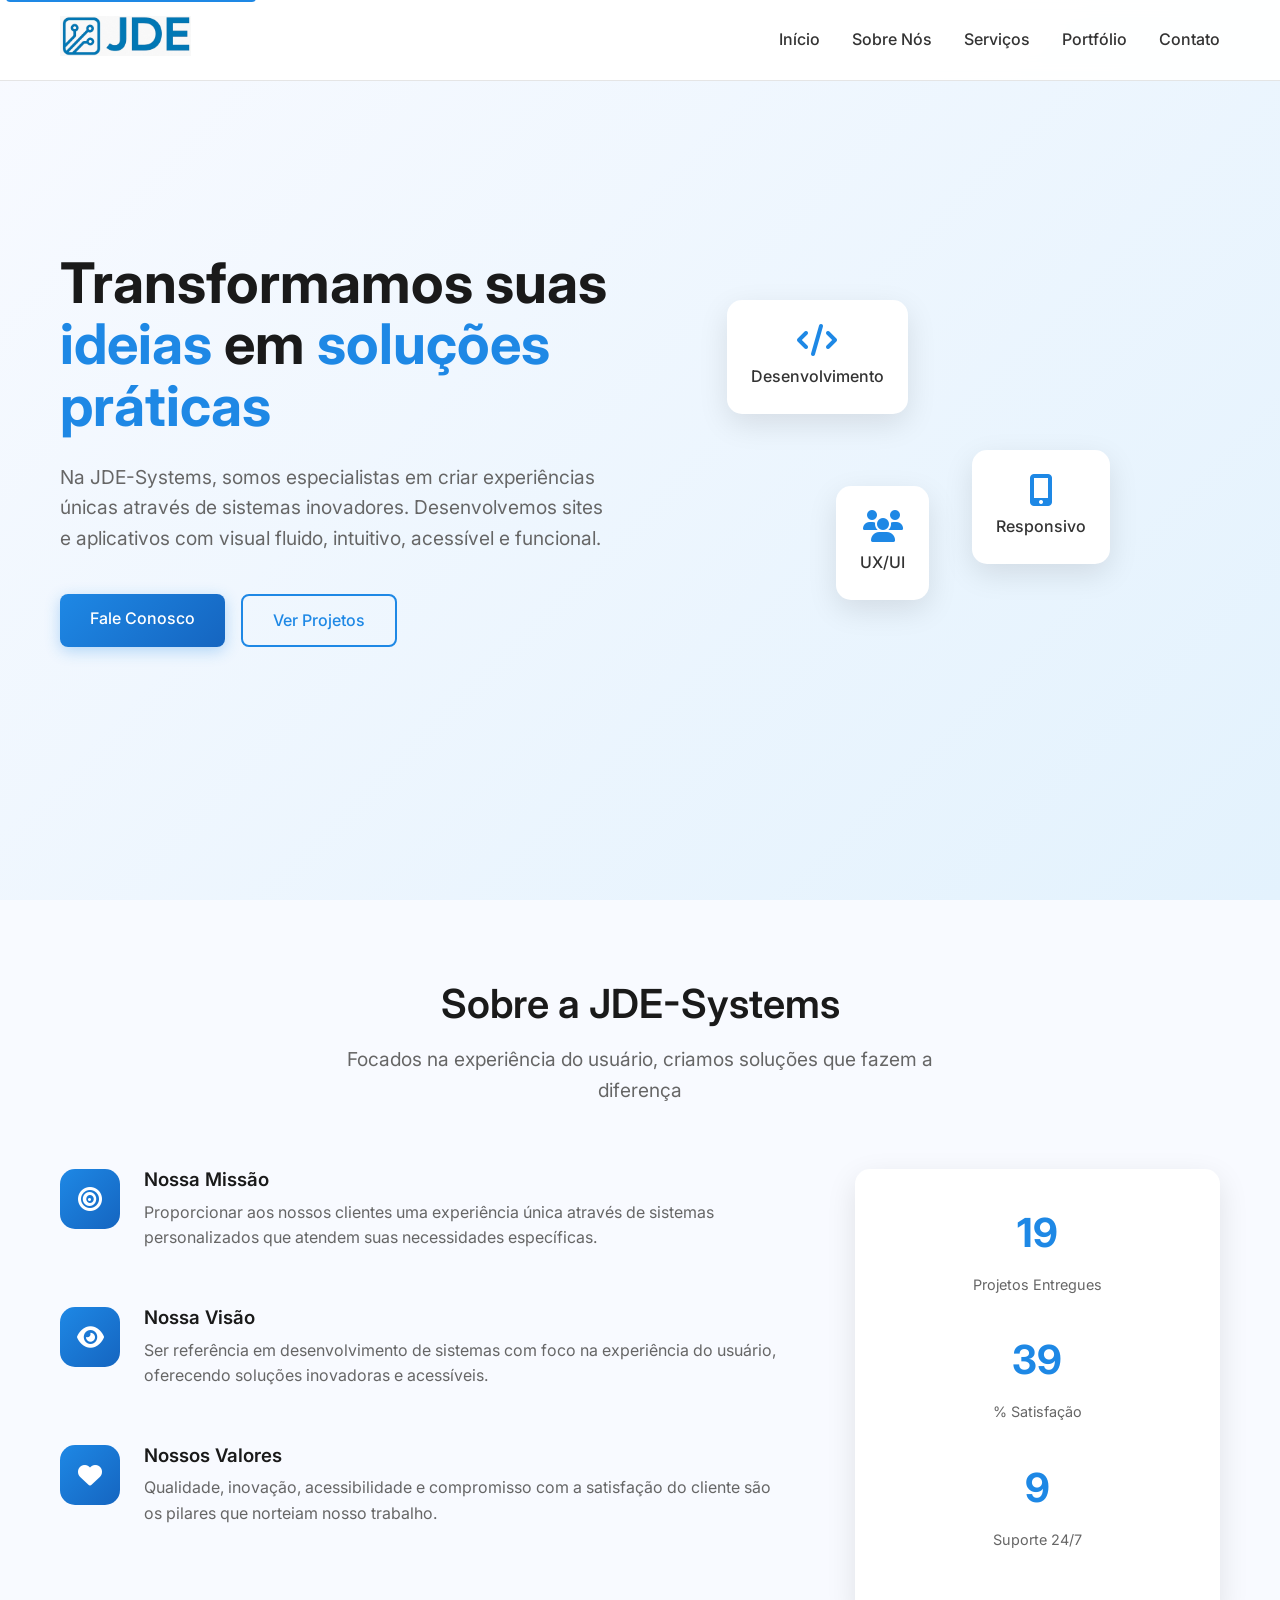
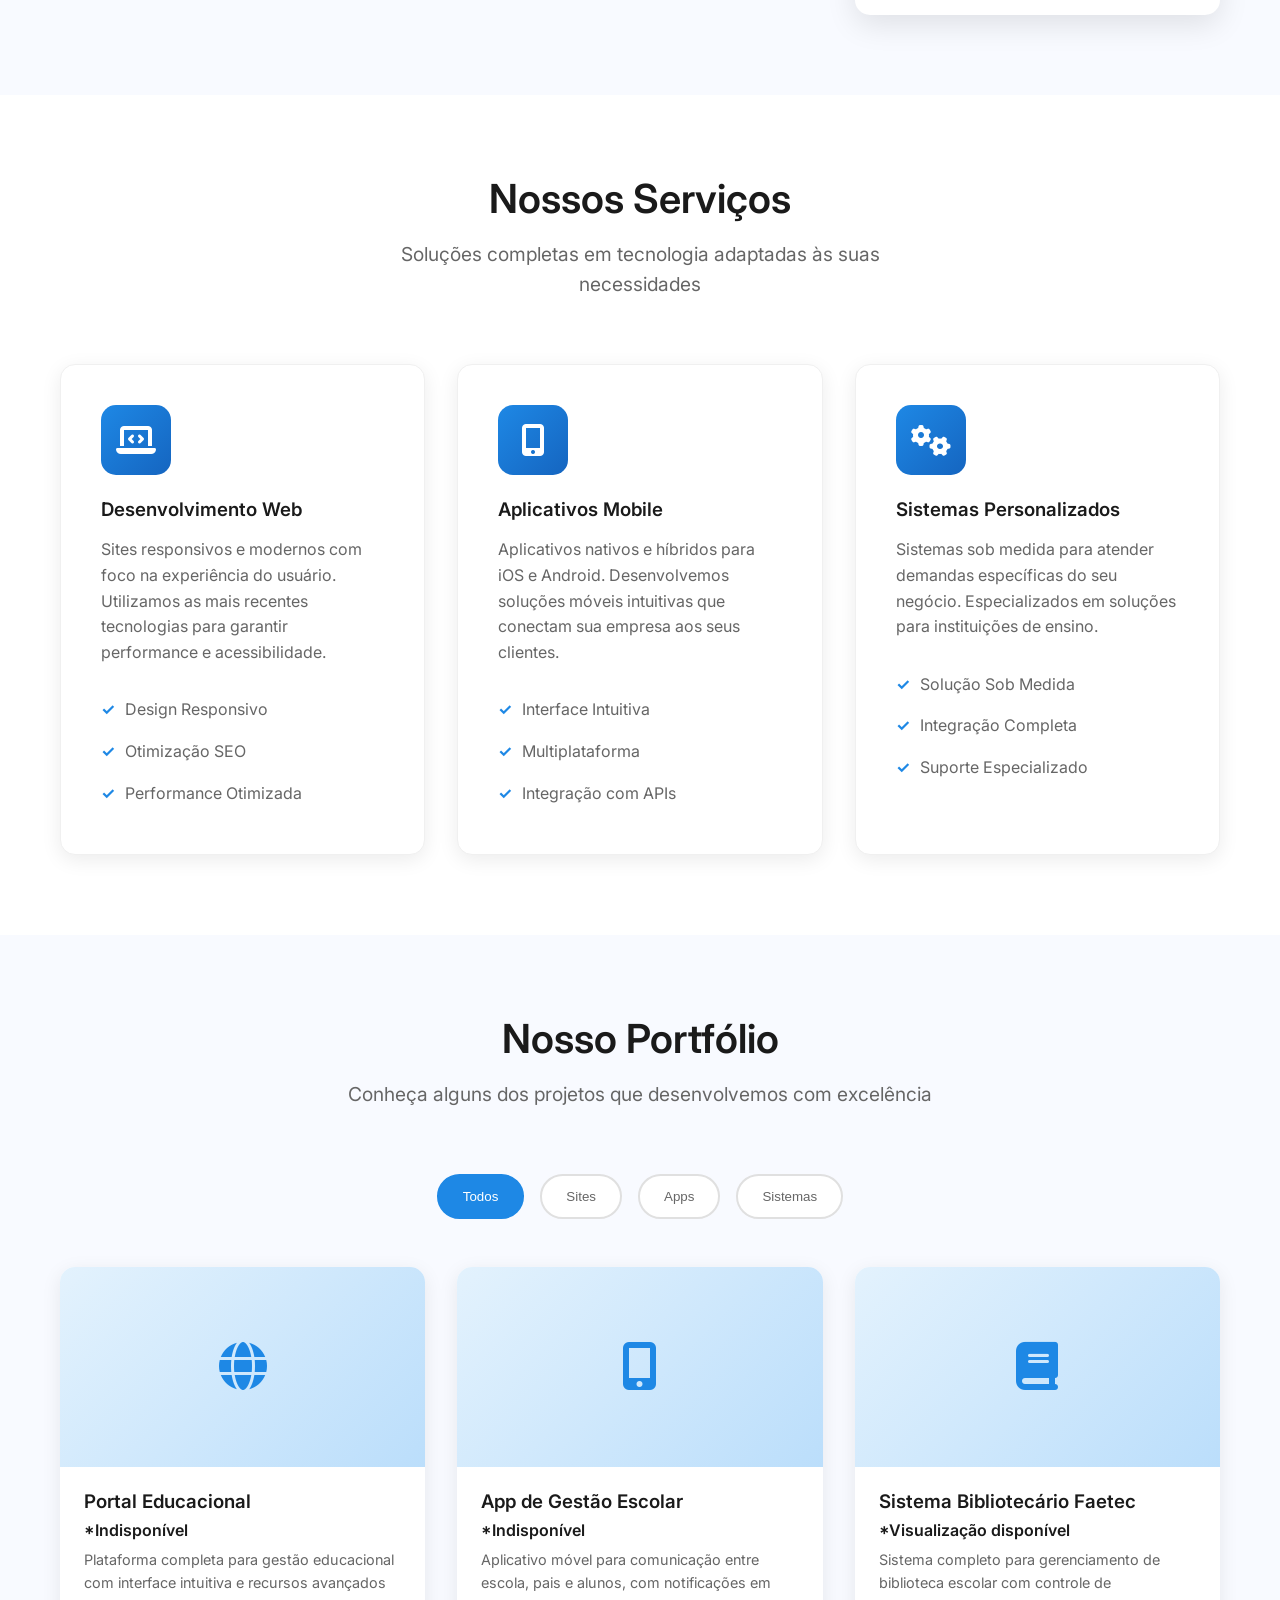
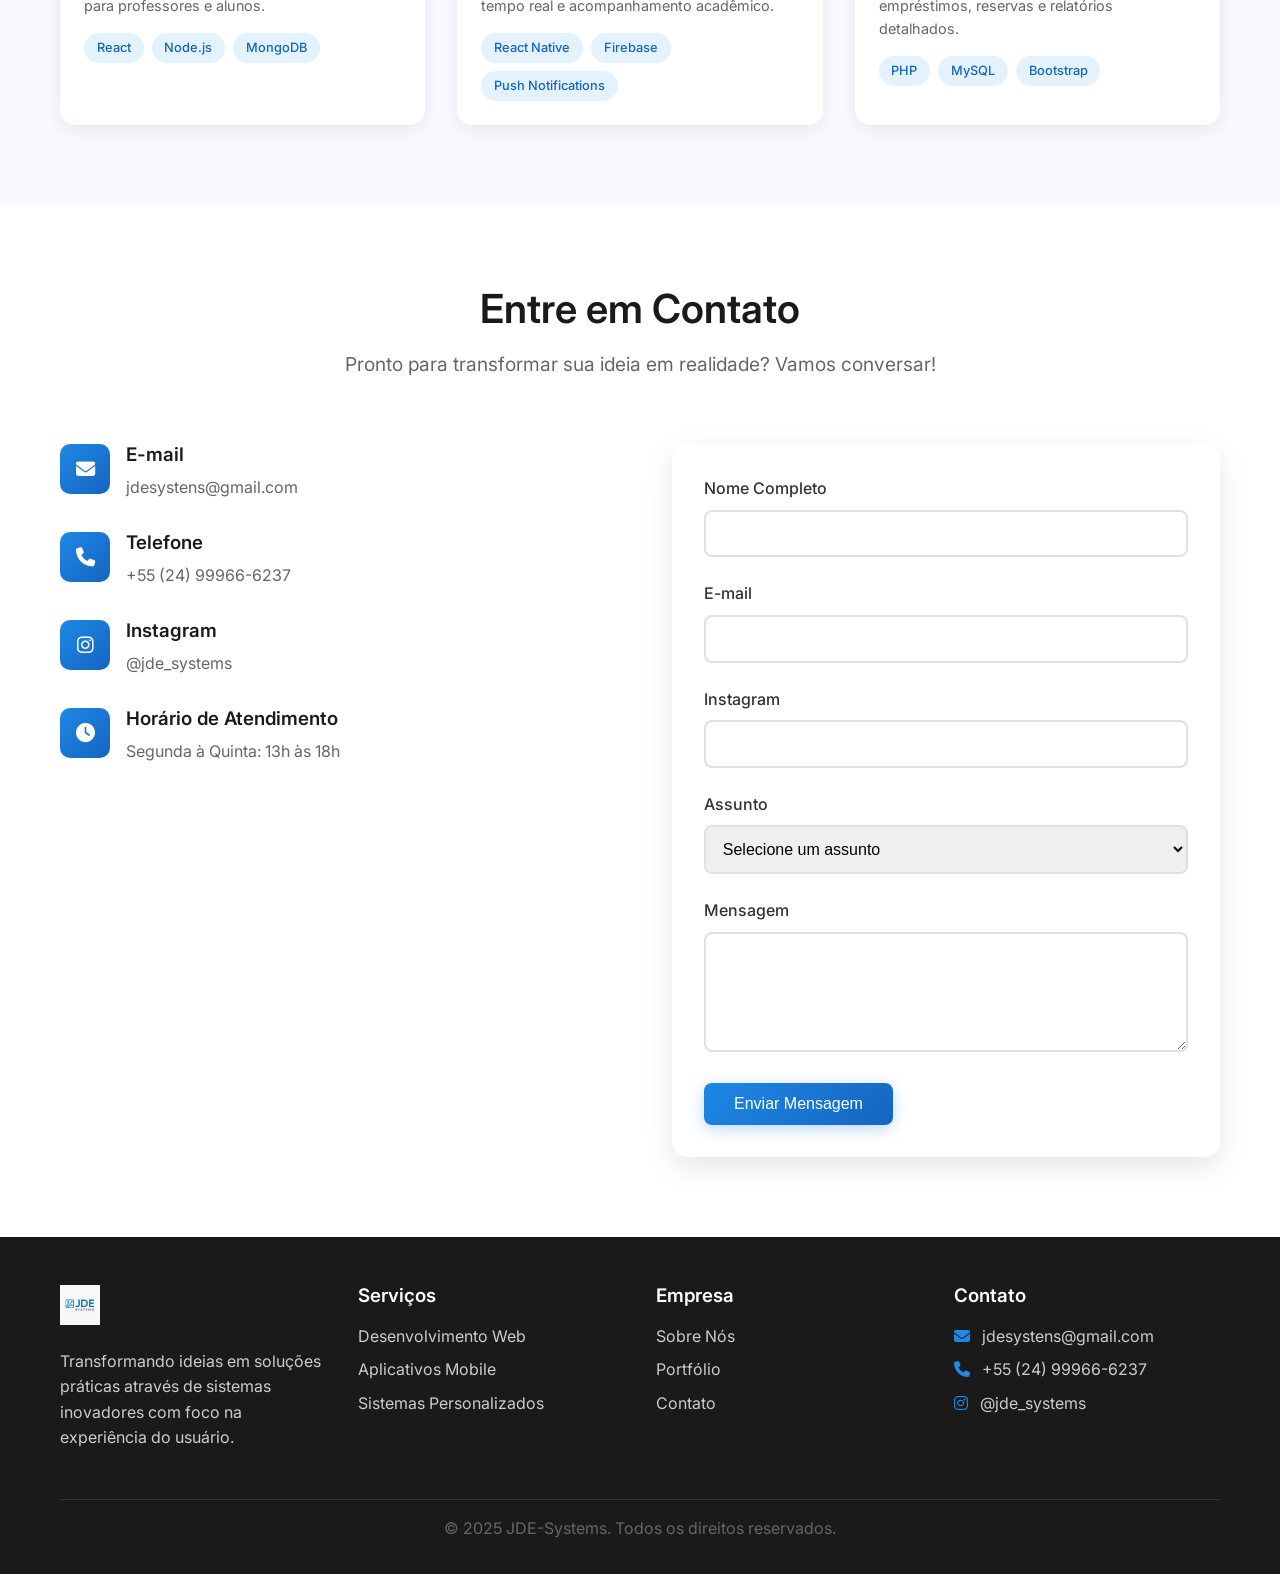
<file: Site Empresarial/index.html>
<!DOCTYPE html>
<html lang="pt-BR">
<head>
    <meta charset="UTF-8">
    <meta name="viewport" content="width=device-width, initial-scale=1.0">
    <meta name="description" content="JDE-Systems - Transformando suas ideias em soluções práticas através de sistemas inovadores">
    <meta name="keywords" content="desenvolvimento, sistemas, sites, aplicativos, tecnologia, experiência do usuário">
    <title>JDE-Systems - Soluções Tecnológicas</title>
    <link rel="icon" type="image/x-icon" href="image/favicon.ico">
    <link rel="stylesheet" href="style/styles.css">
    <link rel="preconnect" href="https://fonts.googleapis.com">
    <link rel="preconnect" href="https://fonts.gstatic.com" crossorigin>
    <link href="https://fonts.googleapis.com/css2?family=Inter:wght@300;400;500;600;700&display=swap" rel="stylesheet">
    <link rel="stylesheet" href="https://cdnjs.cloudflare.com/ajax/libs/font-awesome/6.4.0/css/all.min.css">
</head>
<body>
    <!-- Header/Navigation -->
    <header class="header">
        <nav class="navbar">
            <div class="nav-container">
                <div class="nav-logo">
                    <a href="#home">
                        <img src="Logos/Logo 2.0.jpg" alt="JDE-Systems Logo" class="logo-img">
                    </a>
                </div>
                <ul class="nav-menu">
                    <li class="nav-item">
                        <a href="#home" class="nav-link">Início</a>
                    </li>
                    <li class="nav-item">
                        <a href="#about" class="nav-link">Sobre Nós</a>
                    </li>
                    <li class="nav-item">
                        <a href="#services" class="nav-link">Serviços</a>
                    </li>
                    <li class="nav-item">
                        <a href="#portfolio" class="nav-link">Portfólio</a>
                    </li>
                    <li class="nav-item">
                        <a href="#contact" class="nav-link">Contato</a>
                    </li>
                </ul>
                <div class="hamburger">
                    <span class="bar"></span>
                    <span class="bar"></span>
                    <span class="bar"></span>
                </div>
            </div>
        </nav>
    </header>

    <!-- Main Content -->
    <main>
        <!-- Hero Section -->
        <section id="home" class="hero">
            <div class="hero-container">
                <div class="hero-content">
                    <h1 class="hero-title">
                        Transformamos suas <span class="highlight">ideias</span> em 
                        <span class="highlight">soluções práticas</span>
                    </h1>
                    <p class="hero-description">
                        Na JDE-Systems, somos especialistas em criar experiências únicas através de sistemas 
                        inovadores. Desenvolvemos sites e aplicativos com visual fluido, intuitivo, 
                        acessível e funcional.
                    </p>
                    <div class="hero-buttons">
                        <a href="#contact" class="btn btn-primary">Fale Conosco</a>
                        <a href="#portfolio" class="btn btn-secondary">Ver Projetos</a>
                    </div>
                </div>
                <div class="hero-visual">
                    <div class="floating-elements">
                        <div class="floating-card card-1">
                            <i class="fas fa-code"></i>
                            <span>Desenvolvimento</span>
                        </div>
                        <div class="floating-card card-2">
                            <i class="fas fa-mobile-alt"></i>
                            <span>Responsivo</span>
                        </div>
                        <div class="floating-card card-3">
                            <i class="fas fa-users"></i>
                            <span>UX/UI</span>
                        </div>
                    </div>
                </div>
            </div>
        </section>

        <!-- About Section -->
        <section id="about" class="about">
            <div class="container">
                <div class="section-header">
                    <h2 class="section-title">Sobre a JDE-Systems</h2>
                    <p class="section-subtitle">
                        Focados na experiência do usuário, criamos soluções que fazem a diferença
                    </p>
                </div>
                <div class="about-content">
                    <div class="about-text">
                        <div class="about-item">
                            <div class="about-icon">
                                <i class="fas fa-bullseye"></i>
                            </div>
                            <div class="about-info">
                                <h3>Nossa Missão</h3>
                                <p>
                                    Proporcionar aos nossos clientes uma experiência única através de 
                                    sistemas personalizados que atendem suas necessidades específicas.
                                </p>
                            </div>
                        </div>
                        <div class="about-item">
                            <div class="about-icon">
                                <i class="fas fa-eye"></i>
                            </div>
                            <div class="about-info">
                                <h3>Nossa Visão</h3>
                                <p>
                                    Ser referência em desenvolvimento de sistemas com foco na experiência 
                                    do usuário, oferecendo soluções inovadoras e acessíveis.
                                </p>
                            </div>
                        </div>
                        <div class="about-item">
                            <div class="about-icon">
                                <i class="fas fa-heart"></i>
                            </div>
                            <div class="about-info">
                                <h3>Nossos Valores</h3>
                                <p>
                                    Qualidade, inovação, acessibilidade e compromisso com a satisfação 
                                    do cliente são os pilares que norteiam nosso trabalho.
                                </p>
                            </div>
                        </div>
                    </div>
                    <div class="about-stats">
                        <div class="stat-item">
                            <div class="stat-number" data-target="50">0</div>
                            <div class="stat-label">Projetos Entregues</div>
                        </div>
                        <div class="stat-item">
                            <div class="stat-number" data-target="100">0</div>
                            <div class="stat-label">% Satisfação</div>
                        </div>
                        <div class="stat-item">
                            <div class="stat-number" data-target="24">0</div>
                            <div class="stat-label">Suporte 24/7</div>
                        </div>
                    </div>
                </div>
            </div>
        </section>

        <!-- Services Section -->
        <section id="services" class="services">
            <div class="container">
                <div class="section-header">
                    <h2 class="section-title">Nossos Serviços</h2>
                    <p class="section-subtitle">
                        Soluções completas em tecnologia adaptadas às suas necessidades
                    </p>
                </div>
                <div class="services-grid">
                    <div class="service-card">
                        <div class="service-icon">
                            <i class="fas fa-laptop-code"></i>
                        </div>
                        <h3 class="service-title">Desenvolvimento Web</h3>
                        <p class="service-description">
                            Sites responsivos e modernos com foco na experiência do usuário. 
                            Utilizamos as mais recentes tecnologias para garantir performance e acessibilidade.
                        </p>
                        <ul class="service-features">
                            <li>Design Responsivo</li>
                            <li>Otimização SEO</li>
                            <li>Performance Otimizada</li>
                        </ul>
                    </div>
                    <div class="service-card">
                        <div class="service-icon">
                            <i class="fas fa-mobile-alt"></i>
                        </div>
                        <h3 class="service-title">Aplicativos Mobile</h3>
                        <p class="service-description">
                            Aplicativos nativos e híbridos para iOS e Android. Desenvolvemos soluções 
                            móveis intuitivas que conectam sua empresa aos seus clientes.
                        </p>
                        <ul class="service-features">
                            <li>Interface Intuitiva</li>
                            <li>Multiplataforma</li>
                            <li>Integração com APIs</li>
                        </ul>
                    </div>
                    <div class="service-card">
                        <div class="service-icon">
                            <i class="fas fa-cogs"></i>
                        </div>
                        <h3 class="service-title">Sistemas Personalizados</h3>
                        <p class="service-description">
                            Sistemas sob medida para atender demandas específicas do seu negócio. 
                            Especializados em soluções para instituições de ensino.
                        </p>
                        <ul class="service-features">
                            <li>Solução Sob Medida</li>
                            <li>Integração Completa</li>
                            <li>Suporte Especializado</li>
                        </ul>
                    </div>
                </div>
            </div>
        </section>

        <!-- Portfolio Section -->
        <section id="portfolio" class="portfolio">
            <div class="container">
                <div class="section-header">
                    <h2 class="section-title">Nosso Portfólio</h2>
                    <p class="section-subtitle">
                        Conheça alguns dos projetos que desenvolvemos com excelência
                    </p>
                </div>
                <div class="portfolio-filter">
                    <button class="filter-btn active" data-filter="all">Todos</button>
                    <button class="filter-btn" data-filter="web">Sites</button>
                    <button class="filter-btn" data-filter="mobile">Apps</button>
                    <button class="filter-btn" data-filter="system">Sistemas</button>
                </div>
                <div class="portfolio-grid">
                    <div class="portfolio-item" data-category="web">
                        <div class="portfolio-image">
                            <div class="portfolio-placeholder">
                                <i class="fas fa-globe"></i>
                            </div>
                        </div>
                        <div class="portfolio-content">
                            <h3 class="portfolio-title">Portal Educacional</h3>
                            <h4 class="portfolio-title">*Indisponível</h4>
                            <p class="portfolio-description">
                                Plataforma completa para gestão educacional com interface intuitiva 
                                e recursos avançados para professores e alunos.
                            </p>
                            <div class="portfolio-tags">
                                <span class="tag">React</span>
                                <span class="tag">Node.js</span>
                                <span class="tag">MongoDB</span>
                            </div>
                        </div>
                    </div>
                    <div class="portfolio-item" data-category="mobile">
                        <div class="portfolio-image">
                            <div class="portfolio-placeholder">
                                <i class="fas fa-mobile-alt"></i>
                            </div>
                        </div>
                        <div class="portfolio-content">
                            <h3 class="portfolio-title">App de Gestão Escolar</h3>
                            <h4 class="portfolio-title">*Indisponível</h4>
                            <p class="portfolio-description">
                                Aplicativo móvel para comunicação entre escola, pais e alunos, 
                                com notificações em tempo real e acompanhamento acadêmico.
                            </p>
                            <div class="portfolio-tags">
                                <span class="tag">React Native</span>
                                <span class="tag">Firebase</span>
                                <span class="tag">Push Notifications</span>
                            </div>
                        </div>
                    </div>
                    <div class="portfolio-item" data-category="system">
                        <a href="sistema-faetec.html" style="text-decoration: none; color: inherit; display: block; height: 100%;">
                            <div class="portfolio-image">
                                <div class="portfolio-placeholder">
                                    <i class="fas fa-book"></i>
                                </div>
                            </div>
                            <div class="portfolio-content">
                                <h3 class="portfolio-title">Sistema Bibliotecário Faetec</h3>
                                <h4 class="portfolio-title">*Visualização disponível</h4>
                                <p class="portfolio-description">
                                    Sistema completo para gerenciamento de biblioteca escolar com 
                                    controle de empréstimos, reservas e relatórios detalhados.
                                </p>
                                <div class="portfolio-tags">
                                    <span class="tag">PHP</span>
                                    <span class="tag">MySQL</span>
                                    <span class="tag">Bootstrap</span>
                                </div>
                            </div>
                        </a>
                    </div>
                </div>
            </div>
        </section>

        <!-- Contact Section -->
        <section id="contact" class="contact">
            <div class="container">
                <div class="section-header">
                    <h2 class="section-title">Entre em Contato</h2>
                    <p class="section-subtitle">
                        Pronto para transformar sua ideia em realidade? Vamos conversar!
                    </p>
                </div>
                <div class="contact-content">
                    <div class="contact-info">
                        
                        <div class="contact-item">
                            <a href="mailto:jdesystens@gmail.com" style="text-decoration: none;" target="_blank">
                            <div class="contact-icon">
                                <i class="fas fa-envelope"></i>
                            </div>
                            </a>
                            <div class="contact-details">
                                <h3>E-mail</h3>
                                <p>jdesystens@gmail.com</p>
                            </div>
                        </div>

                        <div class="contact-item">
                            <a href="https://www.contate.me/5524999666237" style="text-decoration: none;" target="_blank">
                            <div class="contact-icon">
                                <i class="fas fa-phone"></i>
                            </div>
                            </a>
                            <div class="contact-details">
                                <h3>Telefone</h3>
                                <p>+55 (24) 99966-6237</p>
                            </div>
                        </div>

                        <div class="contact-item">
                            <a href="https://www.instagram.com/jde_systems/" style="text-decoration: none;" target="_blank">
                                <div class="contact-icon">
                                <i class="fab fa-instagram"></i>
                                </div>
                            </a>
                            <div class="contact-details">
                                <h3>Instagram</h3>
                                <p>@jde_systems</p>
                            </div>
                        </div>

                        <div class="contact-item">
                            <div class="contact-icon">
                                <i class="fas fa-clock"></i>
                            </div>
                            <div class="contact-details">
                                <h3>Horário de Atendimento</h3>
                                <p>Segunda à Quinta: 13h às 18h</p>
                            </div>
                        </div>
                    </div>
                    <form class="contact-form" id="contactForm">
                        <div class="form-group">
                            <label for="name">Nome Completo</label>
                            <input type="text" id="name" name="name" required>
                        </div>
                        <div class="form-group">
                            <label for="email">E-mail</label>
                            <input type="email" id="email" name="email" required>
                        </div>
                        <div class="form-group">
                            <label for="instagram">Instagram</label>
                            <input type="tel" id="phone" name="phone">
                        </div>
                        <div class="form-group">
                            <label for="subject">Assunto</label>
                            <select id="subject" name="subject" required>
                                <option value="">Selecione um assunto</option>
                                <option value="website">Desenvolvimento de Site</option>
                                <option value="app">Desenvolvimento de App</option>
                                <option value="system">Sistema Personalizado</option>
                                <option value="other">Outros</option>
                            </select>
                        </div>
                        <div class="form-group">
                            <label for="message">Mensagem</label>
                            <textarea id="message" name="message" rows="5" required></textarea>
                        </div>
                        <button type="submit" class="btn btn-primary">Enviar Mensagem</button>
                    </form>
                </div>
            </div>
        </section>
    </main>

    <!-- Footer -->
    <footer class="footer">
        <div class="container">
            <div class="footer-content">
                <div class="footer-section">
                    <div class="footer-logo">
                        <a href="#home">
                            <img src="Logos/logo.png" alt="JDE-Systems Logo" class="logo-img">
                        </a>
                    </div>
                    <p class="footer-description">
                        Transformando ideias em soluções práticas através de sistemas inovadores 
                        com foco na experiência do usuário.
                    </p>
                </div>
                <div class="footer-section">
                    <h3 class="footer-title">Serviços</h3>
                    <ul class="footer-links">
                        <li><a href="#services">Desenvolvimento Web</a></li>
                        <li><a href="#services">Aplicativos Mobile</a></li>
                        <li><a href="#services">Sistemas Personalizados</a></li>
                    </ul>
                </div>
                <div class="footer-section">
                    <h3 class="footer-title">Empresa</h3>
                    <ul class="footer-links">
                        <li><a href="#about">Sobre Nós</a></li>
                        <li><a href="#portfolio">Portfólio</a></li>
                        <li><a href="#contact">Contato</a></li>
                    </ul>
                </div>
                <div class="footer-section">
                    <h3 class="footer-title">Contato</h3>
                    <div class="footer-contact">
                        <a href="mailto:jdesystens@gmail.com" style="text-decoration: none;" target="_blank"><p><i class="fas fa-envelope"></i> jdesystens@gmail.com</p></a>
                        <a href="https://www.contate.me/5524999666237" style="text-decoration: none;" target="_blank"><p><i class="fas fa-phone"></i> +55 (24) 99966-6237</p></a>
                        <a href="https://www.instagram.com/jde_systems/" style="text-decoration: none;" target="_blank"><p><i class="fab fa-instagram"></i> @jde_systems</p></a>
                    </div>
                </div>
            </div>
            <div class="footer-bottom">
                <p>&copy; 2025 JDE-Systems. Todos os direitos reservados.</p>
            </div>
        </div>
    </footer>

    <!-- Back to Top Button -->
    <button id="backToTop" class="back-to-top">
        <i class="fas fa-arrow-up"></i>
    </button>

    <script src="js/script.js"></script>
</body>
</html>
</file>
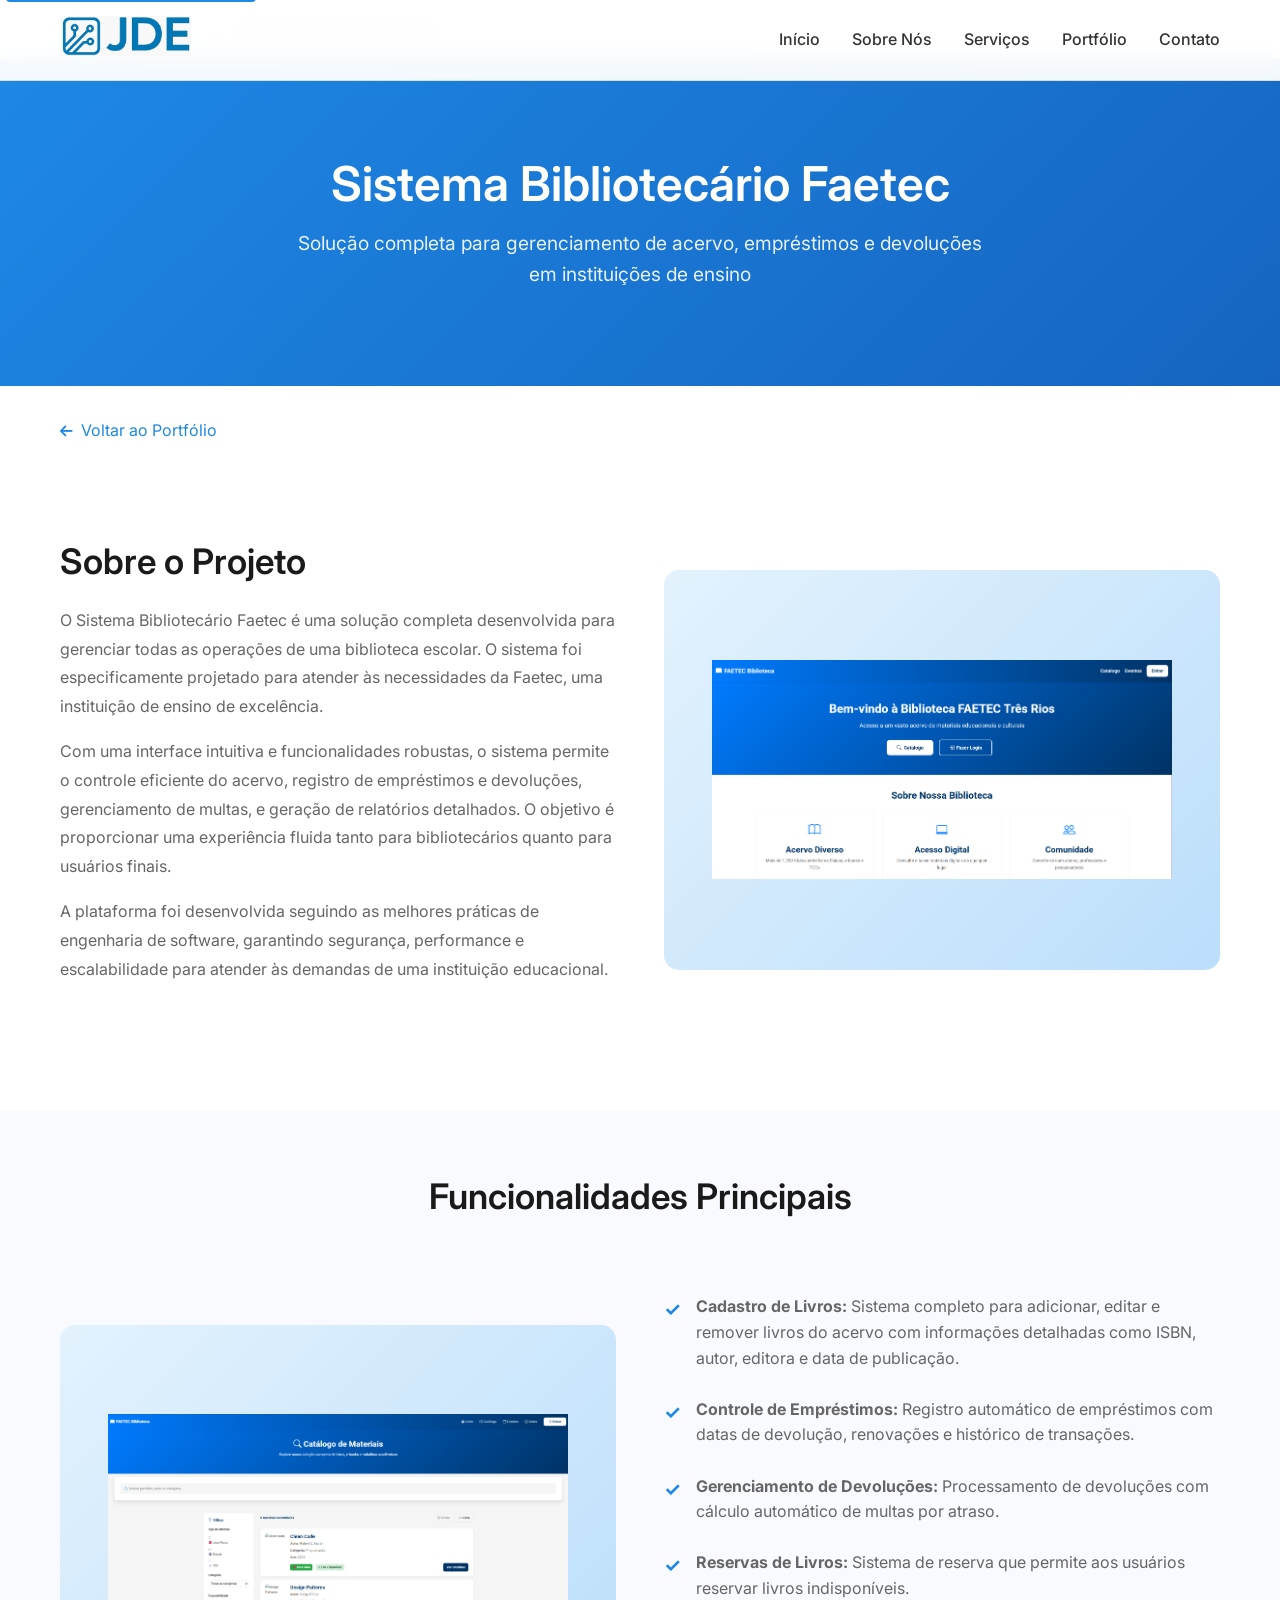
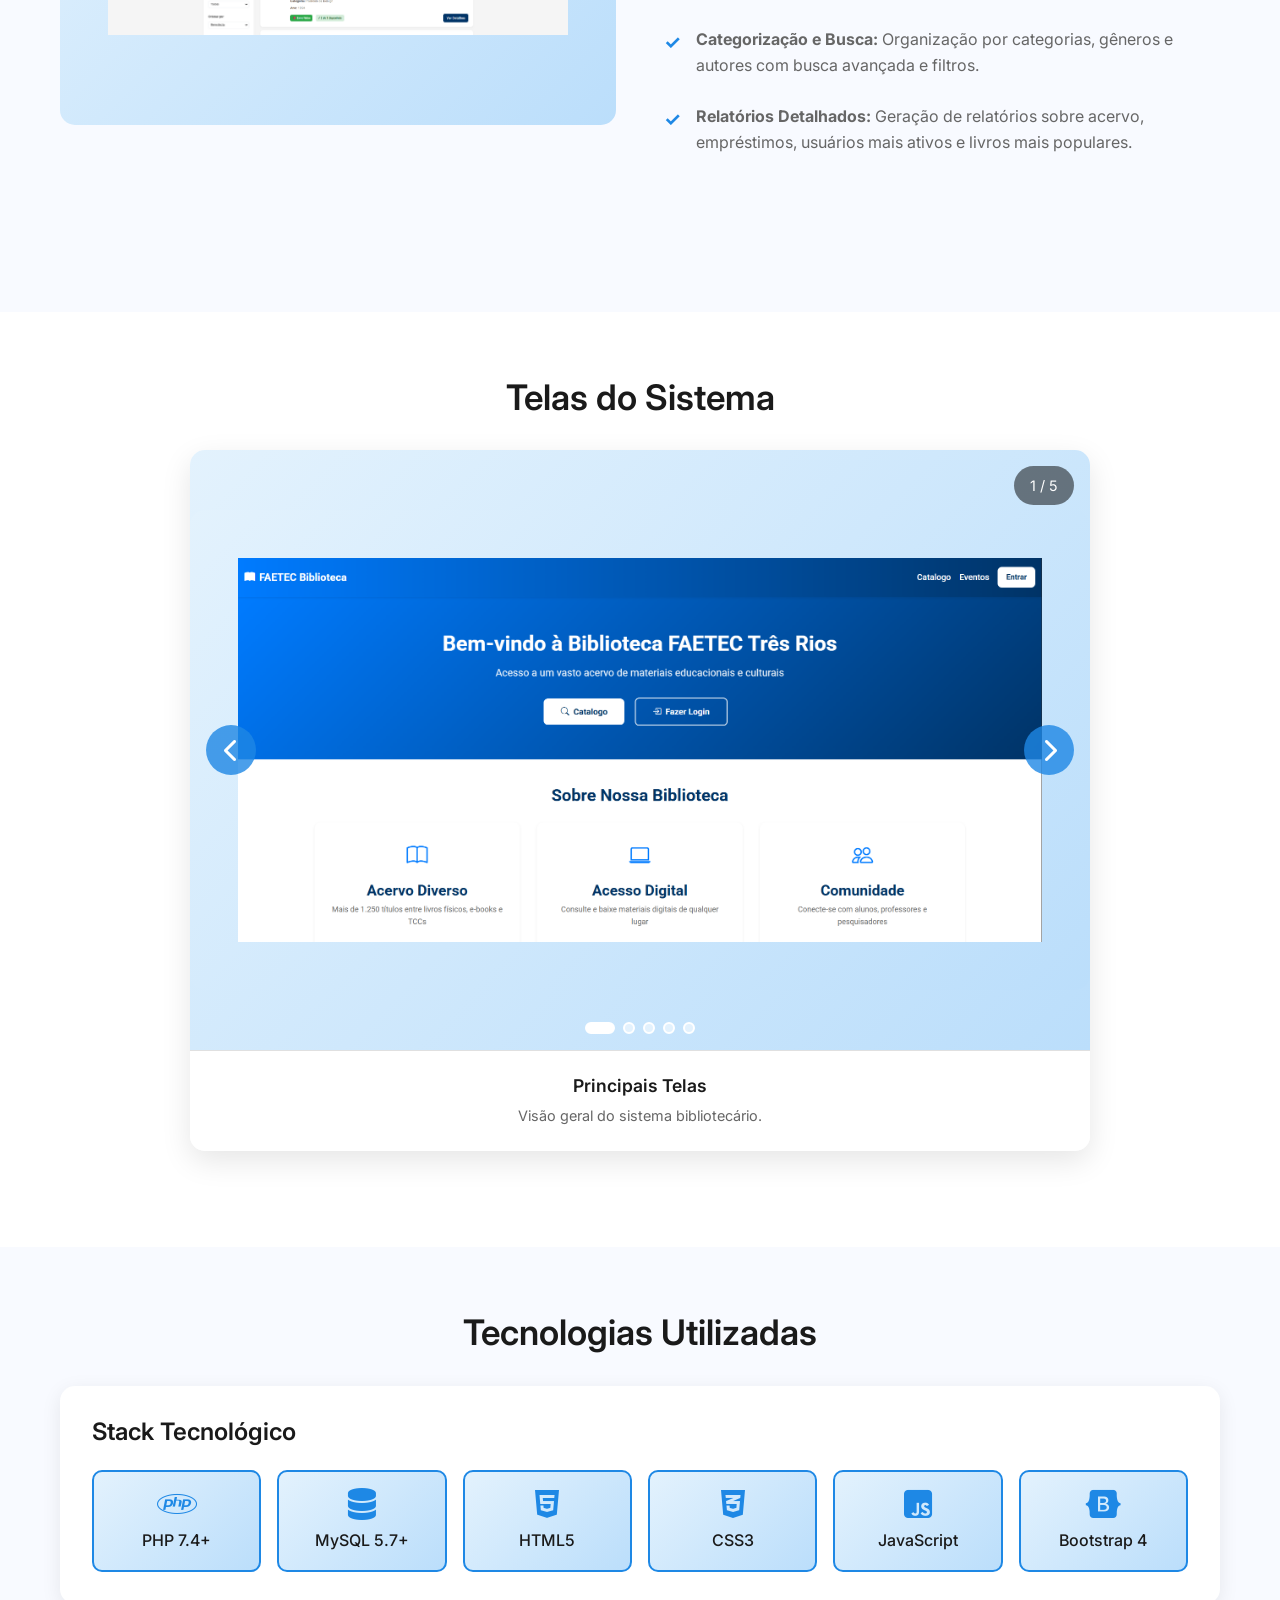
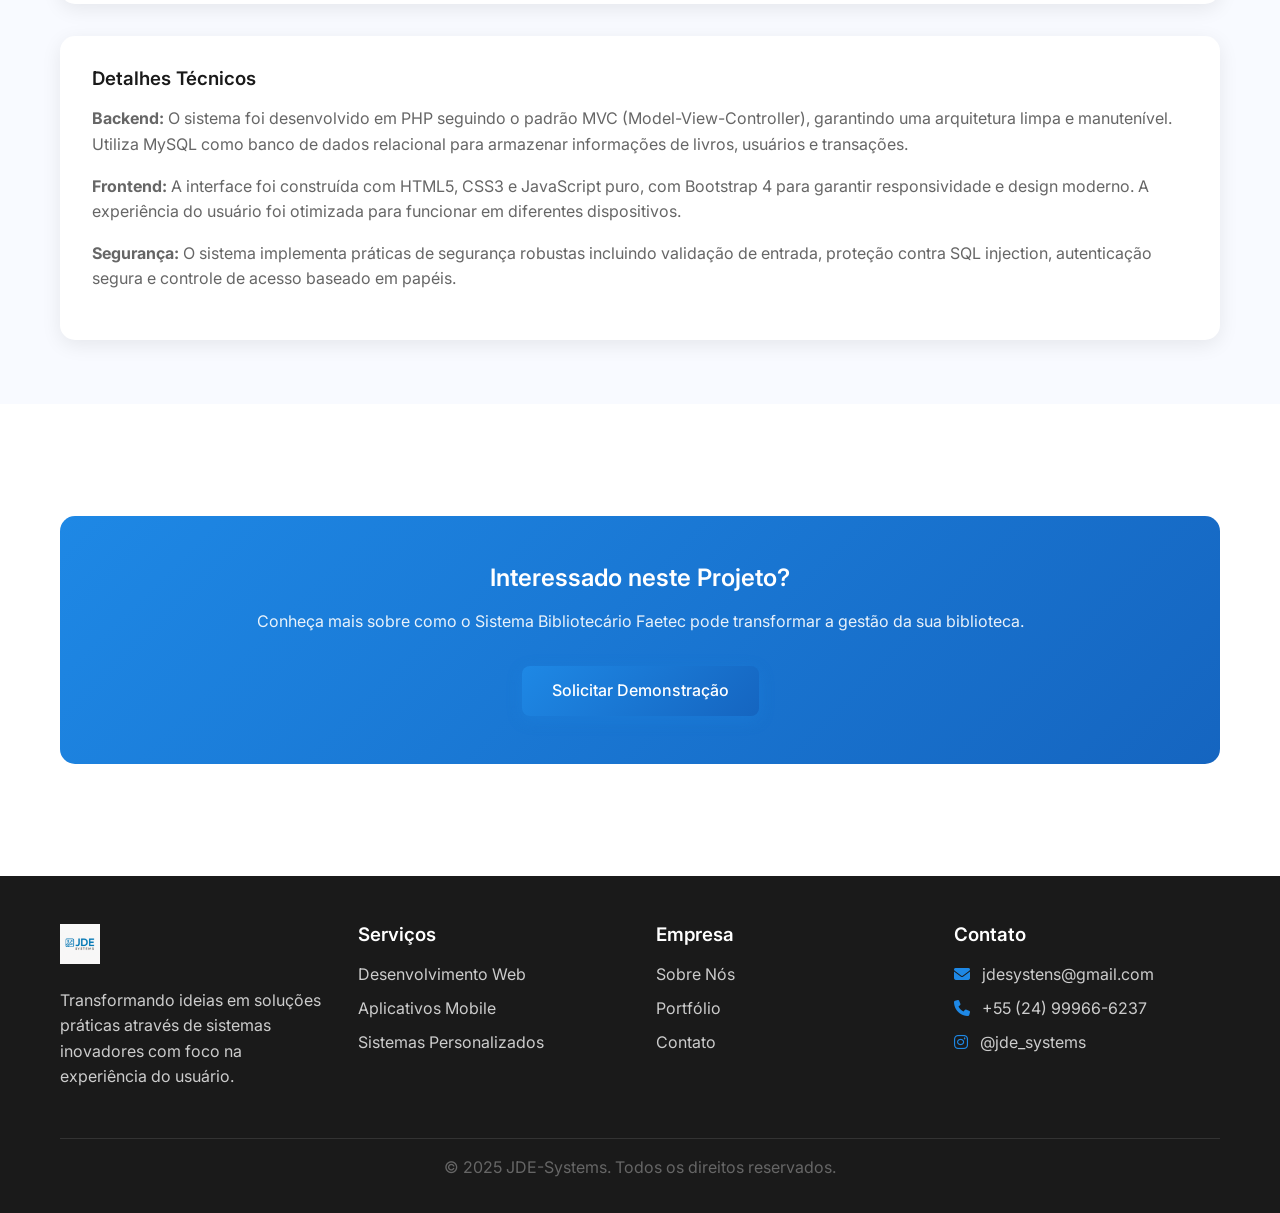
<file: Site Empresarial/sistema-faetec.html>
<!DOCTYPE html>
<html lang="pt-BR">
<head>
    <meta charset="UTF-8">
    <meta name="viewport" content="width=device-width, initial-scale=1.0">
    <meta name="description" content="Sistema Bibliotecário Faetec - Gerenciamento completo de biblioteca escolar">
    <meta name="keywords" content="biblioteca, sistema, faetec, gerenciamento, empréstimos, acervo">
    <title>JDE-Systems - Sistema Bibliotecário</title>
    <link rel="icon" type="image/x-icon" href="image/favicon.ico">
    <link rel="stylesheet" href="style/styles.css">
    <link rel="preconnect" href="https://fonts.googleapis.com">
    <link rel="preconnect" href="https://fonts.gstatic.com" crossorigin>
    <link href="https://fonts.googleapis.com/css2?family=Inter:wght@300;400;500;600;700&display=swap" rel="stylesheet">
    <link rel="stylesheet" href="https://cdnjs.cloudflare.com/ajax/libs/font-awesome/6.4.0/css/all.min.css">
    <style>
        .project-hero {
            background: linear-gradient(135deg, #1e88e5 0%, #1565c0 100%);
            color: white;
            padding: 6rem 0;
            text-align: center;
        }

        .project-hero h1 {
            font-size: 3rem;
            margin-bottom: 1rem;
            color: white;
        }

        .project-hero p {
            font-size: 1.2rem;
            color: rgba(255, 255, 255, 0.9);
            max-width: 700px;
            margin: 0 auto;
        }

        .breadcrumb {
            background: #f8faff;
            padding: 1rem 0;
            border-bottom: 1px solid #e0e0e0;
        }

        .breadcrumb-content {
            max-width: 1200px;
            margin: 0 auto;
            padding: 0 20px;
        }

        .breadcrumb a {
            color: #1e88e5;
            text-decoration: none;
            transition: color 0.3s ease;
        }

        .breadcrumb a:hover {
            color: #1565c0;
            text-decoration: underline;
        }

        .breadcrumb span {
            color: #666;
            margin: 0 0.5rem;
        }

        .project-section {
            padding: 4rem 0;
        }

        .project-section.alt {
            background: #f8faff;
        }

        .project-overview {
            display: grid;
            grid-template-columns: 1fr 1fr;
            gap: 3rem;
            align-items: center;
            margin-bottom: 3rem;
        }

        .project-overview-text h2 {
            font-size: 2.2rem;
            color: #1a1a1a;
            margin-bottom: 1.5rem;
        }

        .project-overview-text p {
            margin-bottom: 1rem;
            line-height: 1.8;
            color: #666;
        }

        .features-list {
            list-style: none;
            margin: 2rem 0;
        }

        .features-list li {
            padding: 0.8rem 0;
            padding-left: 2rem;
            position: relative;
            color: #666;
        }

        .features-list li::before {
            content: '✓';
            position: absolute;
            left: 0;
            color: #1e88e5;
            font-weight: bold;
            font-size: 1.2rem;
        }

        .tech-stack {
            background: white;
            padding: 2rem;
            border-radius: 15px;
            box-shadow: 0 5px 20px rgba(0, 0, 0, 0.08);
            margin: 2rem 0;
        }

        .tech-stack h3 {
            color: #1a1a1a;
            margin-bottom: 1.5rem;
            font-size: 1.5rem;
        }

        .tech-items {
            display: grid;
            grid-template-columns: repeat(auto-fit, minmax(150px, 1fr));
            gap: 1rem;
        }

        .tech-item {
            background: linear-gradient(135deg, #e3f2fd, #bbdefb);
            padding: 1rem;
            border-radius: 10px;
            text-align: center;
            border: 2px solid #1e88e5;
        }

        .tech-item i {
            font-size: 2rem;
            color: #1e88e5;
            display: block;
            margin-bottom: 0.5rem;
        }

        .tech-item span {
            color: #1a1a1a;
            font-weight: 500;
            display: block;
        }

        .specifications {
            display: grid;
            grid-template-columns: repeat(auto-fit, minmax(250px, 1fr));
            gap: 2rem;
            margin: 3rem 0;
        }

        .spec-card {
            background: white;
            padding: 2rem;
            border-radius: 15px;
            box-shadow: 0 5px 20px rgba(0, 0, 0, 0.08);
            border-left: 4px solid #1e88e5;
        }

        .spec-card h3 {
            color: #1a1a1a;
            margin-bottom: 1rem;
        }

        .spec-card p {
            color: #666;
            margin: 0;
        }

        .cta-section {
            background: linear-gradient(135deg, #1e88e5, #1565c0);
            color: white;
            padding: 3rem;
            border-radius: 15px;
            text-align: center;
            margin: 3rem 0;
        }

        .cta-section h2 {
            color: white;
            margin-bottom: 1rem;
        }

        .cta-section p {
            color: rgba(255, 255, 255, 0.9);
            margin-bottom: 2rem;
        }

        .back-link {
            display: inline-flex;
            align-items: center;
            gap: 0.5rem;
            color: #1e88e5;
            text-decoration: none;
            margin-bottom: 2rem;
            transition: color 0.3s ease;
        }

        .back-link:hover {
            color: #1565c0;
        }

        .back-link i {
            font-size: 0.9rem;
        }

        @media (max-width: 768px) {
            .project-hero h1 {
                font-size: 2rem;
            }

            .project-overview {
                grid-template-columns: 1fr;
                gap: 2rem;
            }

            .project-overview-text h2 {
                font-size: 1.8rem;
            }

            .tech-items {
                grid-template-columns: repeat(2, 1fr);
            }

            .specifications {
                grid-template-columns: 1fr;
            }
        }
    </style>
</head>
<body>
    <!-- Header/Navigation -->
    <header class="header">
        <nav class="navbar">
            <div class="nav-container">
                <div class="nav-logo">
                    <a href="index.html">
                        <img src="Logos/Logo 2.0.jpg" alt="JDE-Systems Logo" class="logo-img">
                    </a>
                </div>
                <ul class="nav-menu">
                    <li class="nav-item">
                        <a href="index.html#home" class="nav-link">Início</a>
                    </li>
                    <li class="nav-item">
                        <a href="index.html#about" class="nav-link">Sobre Nós</a>
                    </li>
                    <li class="nav-item">
                        <a href="index.html#services" class="nav-link">Serviços</a>
                    </li>
                    <li class="nav-item">
                        <a href="index.html#portfolio" class="nav-link">Portfólio</a>
                    </li>
                    <li class="nav-item">
                        <a href="index.html#contact" class="nav-link">Contato</a>
                    </li>
                </ul>
                <div class="hamburger">
                    <span class="bar"></span>
                    <span class="bar"></span>
                    <span class="bar"></span>
                </div>
            </div>
        </nav>
    </header>

    <!-- Breadcrumb -->
    <div class="breadcrumb">
        <div class="breadcrumb-content">
            <a href="index.html">Início</a>
            <span>/</span>
            <a href="index.html#portfolio">Portfólio</a>
            <span>/</span>
            <span>Sistema Bibliotecário Faetec</span>
        </div>
    </div>

    <!-- Main Content -->
    <main>
        <!-- Hero Section -->
        <section class="project-hero">
            <div class="container">
                <h1>Sistema Bibliotecário Faetec</h1>
                <p>Solução completa para gerenciamento de acervo, empréstimos e devoluções em instituições de ensino</p>
            </div>
        </section>

        <!-- Back Link -->
        <div class="container" style="margin-top: 2rem;">
            <a href="index.html#portfolio" class="back-link">
                <i class="fas fa-arrow-left"></i>
                Voltar ao Portfólio
            </a>
        </div>

        <!-- Project Overview -->
        <section class="project-section">
            <div class="container">
                <div class="project-overview">
                    <div class="project-overview-text">
                        <h2>Sobre o Projeto</h2>
                        <p>
                            O Sistema Bibliotecário Faetec é uma solução completa desenvolvida para gerenciar todas as operações de uma biblioteca escolar. O sistema foi especificamente projetado para atender às necessidades da Faetec, uma instituição de ensino de excelência.
                        </p>
                        <p>
                            Com uma interface intuitiva e funcionalidades robustas, o sistema permite o controle eficiente do acervo, registro de empréstimos e devoluções, gerenciamento de multas, e geração de relatórios detalhados. O objetivo é proporcionar uma experiência fluida tanto para bibliotecários quanto para usuários finais.
                        </p>
                        <p>
                            A plataforma foi desenvolvida seguindo as melhores práticas de engenharia de software, garantindo segurança, performance e escalabilidade para atender às demandas de uma instituição educacional.
                        </p>
                    </div>
                    <div>
                        <div class="image-container">
                            <img src="image/Tela Home.png" alt="Sistema Bibliotecário Faetec">
                        </div>
                    </div>
                    </div>
                </div>
            </div>
        </section>

        <!-- Key Features -->
        <section class="project-section alt">
            <div class="container">
                <h2 style="font-size: 2.2rem; color: #1a1a1a; margin-bottom: 2rem; text-align: center;">Funcionalidades Principais</h2>
                <div class="project-overview">
                    <div>
                        <div class="image-container">
                            <img src="image/Tela Catalogo.png" alt="Sistema Bibliotecário Faetec">
                        </div>
                    </div>
                    <div>
                        <ul class="features-list">
                            <li><strong>Cadastro de Livros:</strong> Sistema completo para adicionar, editar e remover livros do acervo com informações detalhadas como ISBN, autor, editora e data de publicação.</li>
                            <li><strong>Controle de Empréstimos:</strong> Registro automático de empréstimos com datas de devolução, renovações e histórico de transações.</li>
                            <li><strong>Gerenciamento de Devoluções:</strong> Processamento de devoluções com cálculo automático de multas por atraso.</li>
                            <li><strong>Reservas de Livros:</strong> Sistema de reserva que permite aos usuários reservar livros indisponíveis.</li>
                            <li><strong>Categorização e Busca:</strong> Organização por categorias, gêneros e autores com busca avançada e filtros.</li>
                            <li><strong>Relatórios Detalhados:</strong> Geração de relatórios sobre acervo, empréstimos, usuários mais ativos e livros mais populares.</li>
                        </ul>
                    </div>
                </div>
            </div>
        </section>

        <!-- Screenshots Carousel -->
        <section class="project-section">
            <div class="container">
                <h2 style="font-size: 2.2rem; color: #1a1a1a; margin-bottom: 2rem; text-align: center;">Telas do Sistema</h2>
                
                <!-- Carousel Container -->
                <div class="carousel-container">
                    <div class="carousel-wrapper">
                        <div class="carousel-inner">
                           <!-- Slide 1 -->
                            <div class="carousel-slide active">
                                <div class="image-container">
                                    <img src="image/Tela Home.png" alt="Sistema Bibliotecário Faetec">
                                </div>
                            </div>
                            
                            <!-- Slide 2 -->
                            <div class="carousel-slide">
                                <div class="image-container">
                                    <img src="image/Tela Catalogo.png" alt="Sistema Bibliotecário Faetec">
                                </div>
                            </div>
                            
                            <!-- Slide 3 -->
                            <div class="carousel-slide">
                                <div class="image-container">
                                    <img src="image/Dashboard - Admin.png" alt="Sistema Bibliotecário Faetec">
                                </div>
                            </div>
                            
                            <!-- Slide 4 -->
                            <div class="carousel-slide">
                                <div class="image-container">
                                    <img src="image/Dashboard - Bibliotecário.png" alt="Sistema Bibliotecário Faetec">
                                </div>
                            </div>
                            
                            <!-- Slide 5 -->
                            <div class="carousel-slide">
                                <div class="image-container">
                                    <img src="image/Dashboard - Usuário.png" alt="Sistema Bibliotecário Faetec">
                                </div>
                            </div>
                        </div>
                        
                        <!-- Navigation Buttons -->
                        <button class="carousel-button prev" aria-label="Slide anterior">
                            <i class="fas fa-chevron-left"></i>
                        </button>
                        <button class="carousel-button next" aria-label="Próximo slide">
                            <i class="fas fa-chevron-right"></i>
                        </button>
                        
                        <!-- Counter -->
                        <div class="carousel-counter">1 / 5</div>
                        
                        <!-- Dots -->
                        <div class="carousel-controls">
                            <button class="carousel-dot active" aria-label="Ir para slide 1"></button>
                            <button class="carousel-dot" aria-label="Ir para slide 2"></button>
                            <button class="carousel-dot" aria-label="Ir para slide 3"></button>
                            <button class="carousel-dot" aria-label="Ir para slide 4"></button>
                            <button class="carousel-dot" aria-label="Ir para slide 5"></button>
                        </div>
                    </div>
                    
                    <!-- Caption -->
                    <div class="carousel-caption">
                        <h3>Principais Telas</h3>
                        <p>Visão geral do sistema bibliotecário.</p>
                    </div>
                </div>
            </div>
        </section>

        <!-- Technologies -->
        <section class="project-section alt">
            <div class="container">
                <h2 style="font-size: 2.2rem; color: #1a1a1a; margin-bottom: 2rem; text-align: center;">Tecnologias Utilizadas</h2>
                <div class="tech-stack">
                    <h3>Stack Tecnológico</h3>
                    <div class="tech-items">
                        <div class="tech-item">
                            <i class="fab fa-php"></i>
                            <span>PHP 7.4+</span>
                        </div>
                        <div class="tech-item">
                            <i class="fas fa-database"></i>
                            <span>MySQL 5.7+</span>
                        </div>
                        <div class="tech-item">
                            <i class="fab fa-html5"></i>
                            <span>HTML5</span>
                        </div>
                        <div class="tech-item">
                            <i class="fab fa-css3-alt"></i>
                            <span>CSS3</span>
                        </div>
                        <div class="tech-item">
                            <i class="fab fa-js-square"></i>
                            <span>JavaScript</span>
                        </div>
                        <div class="tech-item">
                            <i class="fab fa-bootstrap"></i>
                            <span>Bootstrap 4</span>
                        </div>
                    </div>
                </div>

                <div style="margin-top: 2rem; background: white; padding: 2rem; border-radius: 15px; box-shadow: 0 5px 20px rgba(0, 0, 0, 0.08);">
                    <h3 style="color: #1a1a1a; margin-bottom: 1rem;">Detalhes Técnicos</h3>
                    <p style="color: #666; margin-bottom: 1rem;">
                        <strong>Backend:</strong> O sistema foi desenvolvido em PHP seguindo o padrão MVC (Model-View-Controller), garantindo uma arquitetura limpa e manutenível. Utiliza MySQL como banco de dados relacional para armazenar informações de livros, usuários e transações.
                    </p>
                    <p style="color: #666; margin-bottom: 1rem;">
                        <strong>Frontend:</strong> A interface foi construída com HTML5, CSS3 e JavaScript puro, com Bootstrap 4 para garantir responsividade e design moderno. A experiência do usuário foi otimizada para funcionar em diferentes dispositivos.
                    </p>
                    <p style="color: #666;">
                        <strong>Segurança:</strong> O sistema implementa práticas de segurança robustas incluindo validação de entrada, proteção contra SQL injection, autenticação segura e controle de acesso baseado em papéis.
                    </p>
                </div>
            </div>
        </section>

        

        <!-- CTA Section -->
        <section class="project-section">
            <div class="container">
                <div class="cta-section">
                    <h2>Interessado neste Projeto?</h2>
                    <p>Conheça mais sobre como o Sistema Bibliotecário Faetec pode transformar a gestão da sua biblioteca.</p>
                    <a href="index.html#contact" class="btn btn-primary">Solicitar Demonstração</a>
                </div>
            </div>
        </section>
    </main>

    <!-- Footer -->
    <footer class="footer">
        <div class="container">
            <div class="footer-content">
                <div class="footer-section">
                    <div class="footer-logo">
                        <a href="#home">
                            <img src="Logos/logo.png" alt="JDE-Systems Logo" class="logo-img">
                        </a>
                    </div>
                    <p class="footer-description">
                        Transformando ideias em soluções práticas através de sistemas inovadores 
                        com foco na experiência do usuário.
                    </p>
                </div>
                <div class="footer-section">
                    <h3 class="footer-title">Serviços</h3>
                    <ul class="footer-links">
                        <li><a href="#services">Desenvolvimento Web</a></li>
                        <li><a href="#services">Aplicativos Mobile</a></li>
                        <li><a href="#services">Sistemas Personalizados</a></li>
                    </ul>
                </div>
                <div class="footer-section">
                    <h3 class="footer-title">Empresa</h3>
                    <ul class="footer-links">
                        <li><a href="#about">Sobre Nós</a></li>
                        <li><a href="#portfolio">Portfólio</a></li>
                        <li><a href="#contact">Contato</a></li>
                    </ul>
                </div>
                <div class="footer-section">
                    <h3 class="footer-title">Contato</h3>
                    <div class="footer-contact">
                        <a href="mailto:jdesystens@gmail.com" style="text-decoration: none;" target="_blank"><p><i class="fas fa-envelope"></i> jdesystens@gmail.com</p></a>
                        <a href="https://www.contate.me/5524999666237" style="text-decoration: none;" target="_blank"><p><i class="fas fa-phone"></i> +55 (24) 99966-6237</p></a>
                        <a href="https://www.instagram.com/jde_systems/" style="text-decoration: none;" target="_blank"><p><i class="fab fa-instagram"></i> @jde_systems</p></a>
                    </div>
                </div>
            </div>
            <div class="footer-bottom">
                <p>&copy; 2025 JDE-Systems. Todos os direitos reservados.</p>
            </div>
        </div>
    </footer>

    <!-- Back to Top Button -->
    <button id="backToTop" class="back-to-top">
        <i class="fas fa-arrow-up"></i>
    </button>

    <script src="js/script.js"></script>
</body>
</html>
</file>
<file: Site Empresarial/style/styles.css>
/* Reset and Base Styles */
* {
    margin: 0;
    padding: 0;
    box-sizing: border-box;
}

html {
    scroll-behavior: smooth;
}

body {
    font-family: 'Inter', sans-serif;
    line-height: 1.6;
    color: #333;
    background-color: #ffffff;
}

.container {
    max-width: 1200px;
    margin: 0 auto;
    padding: 0 20px;
}

/* Typography */
h1, h2, h3, h4, h5, h6 {
    font-weight: 600;
    line-height: 1.2;
    margin-bottom: 1rem;
}

p {
    margin-bottom: 1rem;
    color: #666;
}

/* Buttons */
.btn {
    display: inline-block;
    padding: 12px 30px;
    border: none;
    border-radius: 8px;
    text-decoration: none;
    font-weight: 500;
    font-size: 16px;
    cursor: pointer;
    transition: all 0.3s ease;
    text-align: center;
}

.btn-primary {
    background: linear-gradient(135deg, #1e88e5, #1565c0);
    color: white;
    box-shadow: 0 4px 15px rgba(30, 136, 229, 0.3);
}

.btn-primary:hover {
    transform: translateY(-2px);
    box-shadow: 0 6px 20px rgba(30, 136, 229, 0.4);
}

.btn-secondary {
    background: transparent;
    color: #1e88e5;
    border: 2px solid #1e88e5;
}

.btn-secondary:hover {
    background: #1e88e5;
    color: white;
    transform: translateY(-2px);
}

/* Header */
.header {
    position: fixed;
    top: 0;
    left: 0;
    width: 100%;
    background: rgba(255, 255, 255, 0.95);
    backdrop-filter: blur(10px);
    z-index: 1000;
    transition: all 0.3s ease;
    border-bottom: 1px solid rgba(0, 0, 0, 0.1);
}

.navbar {
    padding: 1rem 0;
}

.nav-container {
    max-width: 1200px;
    margin: 0 auto;
    padding: 0 20px;
    display: flex;
    justify-content: space-between;
    align-items: center;
}

.nav-logo .logo-img {
    height: 40px;
    width: auto;
}

.nav-menu {
    display: flex;
    list-style: none;
    gap: 2rem;
}

.nav-link {
    text-decoration: none;
    color: #333;
    font-weight: 500;
    transition: color 0.3s ease;
    position: relative;
}

.nav-link:hover {
    color: #1e88e5;
}

.nav-link::after {
    content: '';
    position: absolute;
    bottom: -5px;
    left: 0;
    width: 0;
    height: 2px;
    background: #1e88e5;
    transition: width 0.3s ease;
}

.nav-link:hover::after {
    width: 100%;
}

/* Mobile Menu */
.hamburger {
    display: none;
    flex-direction: column;
    cursor: pointer;
}

.bar {
    width: 25px;
    height: 3px;
    background: #333;
    margin: 3px 0;
    transition: 0.3s;
}

/* Hero Section */
.hero {
    min-height: 100vh;
    display: flex;
    align-items: center;
    background: linear-gradient(135deg, #f8faff 0%, #e3f2fd 100%);
    padding-top: 80px;
    position: relative;
    overflow: hidden;
}

.hero-container {
    max-width: 1200px;
    margin: 0 auto;
    padding: 0 20px;
    display: grid;
    grid-template-columns: 1fr 1fr;
    gap: 4rem;
    align-items: center;
}

.hero-title {
    font-size: 3.5rem;
    font-weight: 700;
    color: #1a1a1a;
    margin-bottom: 1.5rem;
    line-height: 1.1;
}

.highlight {
    color: #1e88e5;
    position: relative;
}

.hero-description {
    font-size: 1.2rem;
    color: #666;
    margin-bottom: 2.5rem;
    line-height: 1.6;
}

.hero-buttons {
    display: flex;
    gap: 1rem;
    flex-wrap: wrap;
}

/* Floating Elements */
.hero-visual {
    position: relative;
    height: 500px;
}

.floating-elements {
    position: relative;
    width: 100%;
    height: 100%;
}

.floating-card {
    position: absolute;
    background: white;
    padding: 1.5rem;
    border-radius: 15px;
    box-shadow: 0 10px 30px rgba(0, 0, 0, 0.1);
    display: flex;
    flex-direction: column;
    align-items: center;
    gap: 0.5rem;
    animation: float 6s ease-in-out infinite;
}

.floating-card i {
    font-size: 2rem;
    color: #1e88e5;
}

.floating-card span {
    font-weight: 500;
    color: #333;
}

.card-1 {
    top: 20%;
    left: 10%;
    animation-delay: 0s;
}

.card-2 {
    top: 50%;
    right: 20%;
    animation-delay: 2s;
}

.card-3 {
    bottom: 20%;
    left: 30%;
    animation-delay: 4s;
}

@keyframes float {
    0%, 100% { transform: translateY(0px); }
    50% { transform: translateY(-20px); }
}

/* Section Styles */
section {
    padding: 5rem 0;
}

.section-header {
    text-align: center;
    margin-bottom: 4rem;
}

.section-title {
    font-size: 2.5rem;
    color: #1a1a1a;
    margin-bottom: 1rem;
}

.section-subtitle {
    font-size: 1.2rem;
    color: #666;
    max-width: 600px;
    margin: 0 auto;
}

/* About Section */
.about {
    background: #f8faff;
}

.about-content {
    display: grid;
    grid-template-columns: 2fr 1fr;
    gap: 4rem;
    align-items: start;
}

.about-item {
    display: flex;
    gap: 1.5rem;
    margin-bottom: 2.5rem;
}

.about-icon {
    width: 60px;
    height: 60px;
    background: linear-gradient(135deg, #1e88e5, #1565c0);
    border-radius: 15px;
    display: flex;
    align-items: center;
    justify-content: center;
    flex-shrink: 0;
}

.about-icon i {
    color: white;
    font-size: 1.5rem;
}

.about-info h3 {
    color: #1a1a1a;
    margin-bottom: 0.5rem;
}

.about-stats {
    background: white;
    padding: 2rem;
    border-radius: 15px;
    box-shadow: 0 10px 30px rgba(0, 0, 0, 0.1);
}

.stat-item {
    text-align: center;
    margin-bottom: 2rem;
}

.stat-number {
    font-size: 2.5rem;
    font-weight: 700;
    color: #1e88e5;
    display: block;
}

.stat-label {
    color: #666;
    font-size: 0.9rem;
    margin-top: 0.5rem;
}

/* Services Section */
.services-grid {
    display: grid;
    grid-template-columns: repeat(auto-fit, minmax(350px, 1fr));
    gap: 2rem;
}

.service-card {
    background: white;
    padding: 2.5rem;
    border-radius: 15px;
    box-shadow: 0 5px 20px rgba(0, 0, 0, 0.08);
    transition: all 0.3s ease;
    border: 1px solid #f0f0f0;
}

.service-card:hover {
    transform: translateY(-10px);
    box-shadow: 0 15px 40px rgba(0, 0, 0, 0.15);
}

.service-icon {
    width: 70px;
    height: 70px;
    background: linear-gradient(135deg, #1e88e5, #1565c0);
    border-radius: 15px;
    display: flex;
    align-items: center;
    justify-content: center;
    margin-bottom: 1.5rem;
}

.service-icon i {
    color: white;
    font-size: 2rem;
}

.service-title {
    color: #1a1a1a;
    margin-bottom: 1rem;
}

.service-description {
    margin-bottom: 1.5rem;
}

.service-features {
    list-style: none;
}

.service-features li {
    padding: 0.5rem 0;
    color: #666;
    position: relative;
    padding-left: 1.5rem;
}

.service-features li::before {
    content: '✓';
    position: absolute;
    left: 0;
    color: #1e88e5;
    font-weight: bold;
}

/* Portfolio Section */
.portfolio {
    background: #f8faff;
}

.portfolio-filter {
    display: flex;
    justify-content: center;
    gap: 1rem;
    margin-bottom: 3rem;
    flex-wrap: wrap;
}

.filter-btn {
    padding: 0.8rem 1.5rem;
    border: 2px solid #e0e0e0;
    background: white;
    color: #666;
    border-radius: 25px;
    cursor: pointer;
    transition: all 0.3s ease;
    font-weight: 500;
}

.filter-btn.active,
.filter-btn:hover {
    background: #1e88e5;
    color: white;
    border-color: #1e88e5;
}

.portfolio-grid {
    display: grid;
    grid-template-columns: repeat(auto-fit, minmax(350px, 1fr));
    gap: 2rem;
}

.portfolio-item {
    background: white;
    border-radius: 15px;
    overflow: hidden;
    box-shadow: 0 5px 20px rgba(0, 0, 0, 0.08);
    transition: all 0.3s ease;
}

.portfolio-item:hover {
    transform: translateY(-5px);
    box-shadow: 0 15px 40px rgba(0, 0, 0, 0.15);
}

.portfolio-image {
    height: 200px;
    background: linear-gradient(135deg, #e3f2fd, #bbdefb);
    display: flex;
    align-items: center;
    justify-content: center;
}

.portfolio-placeholder i {
    font-size: 3rem;
    color: #1e88e5;
}

.portfolio-content {
    padding: 1.5rem;
}

.portfolio-title {
    color: #1a1a1a;
    margin-bottom: 0.5rem;
}

.portfolio-description {
    margin-bottom: 1rem;
    font-size: 0.9rem;
}

.portfolio-tags {
    display: flex;
    gap: 0.5rem;
    flex-wrap: wrap;
}

.tag {
    background: #e3f2fd;
    color: #1565c0;
    padding: 0.3rem 0.8rem;
    border-radius: 15px;
    font-size: 0.8rem;
    font-weight: 500;
}

/* Contact Section */
.contact-content {
    display: grid;
    grid-template-columns: 1fr 1fr;
    gap: 4rem;
}

.contact-item {
    display: flex;
    gap: 1rem;
    margin-bottom: 2rem;
}

.contact-icon {
    width: 50px;
    height: 50px;
    background: linear-gradient(135deg, #1e88e5, #1565c0);
    border-radius: 10px;
    display: flex;
    align-items: center;
    justify-content: center;
    flex-shrink: 0;
}

.contact-icon i {
    color: white;
    font-size: 1.2rem;
}

.contact-details h3 {
    color: #1a1a1a;
    margin-bottom: 0.5rem;
}

.contact-details p {
    color: #666;
    margin: 0;
}

/* Contact Form */
.contact-form {
    background: white;
    padding: 2rem;
    border-radius: 15px;
    box-shadow: 0 10px 30px rgba(0, 0, 0, 0.1);
}

.form-group {
    margin-bottom: 1.5rem;
}

.form-group label {
    display: block;
    margin-bottom: 0.5rem;
    color: #333;
    font-weight: 500;
}

.form-group input,
.form-group select,
.form-group textarea {
    width: 100%;
    padding: 0.8rem;
    border: 2px solid #e0e0e0;
    border-radius: 8px;
    font-size: 16px;
    transition: border-color 0.3s ease;
}

.form-group input:focus,
.form-group select:focus,
.form-group textarea:focus {
    outline: none;
    border-color: #1e88e5;
}

.form-group textarea {
    resize: vertical;
    min-height: 120px;
}

/* Footer */
.footer {
    background: #1a1a1a;
    color: white;
    padding: 3rem 0 1rem;
}

.footer-content {
    display: grid;
    grid-template-columns: repeat(auto-fit, minmax(250px, 1fr));
    gap: 2rem;
    margin-bottom: 2rem;
}

.footer-logo .logo-img {
    height: 40px;
    width: auto;
    margin-bottom: 1rem;
}

.footer-description {
    color: #ccc;
    line-height: 1.6;
}

.footer-title {
    color: white;
    margin-bottom: 1rem;
}

.footer-links {
    list-style: none;
}

.footer-links li {
    margin-bottom: 0.5rem;
}

.footer-links a {
    color: #ccc;
    text-decoration: none;
    transition: color 0.3s ease;
}

.footer-links a:hover {
    color: #1e88e5;
}

.footer-contact p {
    color: #ccc;
    margin-bottom: 0.5rem;
}

.footer-contact i {
    color: #1e88e5;
    margin-right: 0.5rem;
}

.footer-bottom {
    border-top: 1px solid #333;
    padding-top: 1rem;
    text-align: center;
    color: #ccc;
}

/* Back to Top Button */
.back-to-top {
    position: fixed;
    bottom: 30px;
    right: 30px;
    width: 50px;
    height: 50px;
    background: linear-gradient(135deg, #1e88e5, #1565c0);
    color: white;
    border: none;
    border-radius: 50%;
    cursor: pointer;
    display: none;
    align-items: center;
    justify-content: center;
    box-shadow: 0 4px 15px rgba(30, 136, 229, 0.3);
    transition: all 0.3s ease;
    z-index: 1000;
}

.back-to-top:hover {
    transform: translateY(-3px);
    box-shadow: 0 6px 20px rgba(30, 136, 229, 0.4);
}

.back-to-top.show {
    display: flex;
}

/* Responsive Design */
@media (max-width: 768px) {
    .hamburger {
        display: flex;
    }

    .nav-menu {
        position: fixed;
        left: -100%;
        top: 70px;
        flex-direction: column;
        background-color: white;
        width: 100%;
        text-align: center;
        transition: 0.3s;
        box-shadow: 0 10px 27px rgba(0, 0, 0, 0.05);
        padding: 2rem 0;
    }

    .nav-menu.active {
        left: 0;
    }

    .nav-menu li {
        margin: 1rem 0;
    }

    .hamburger.active .bar:nth-child(2) {
        opacity: 0;
    }

    .hamburger.active .bar:nth-child(1) {
        transform: translateY(8px) rotate(45deg);
    }

    .hamburger.active .bar:nth-child(3) {
        transform: translateY(-8px) rotate(-45deg);
    }

    .hero-container {
        grid-template-columns: 1fr;
        text-align: center;
        gap: 2rem;
    }

    .hero-title {
        font-size: 2.5rem;
    }

    .hero-visual {
        height: 300px;
    }

    .about-content {
        grid-template-columns: 1fr;
        gap: 2rem;
    }

    .contact-content {
        grid-template-columns: 1fr;
        gap: 2rem;
    }

    .services-grid,
    .portfolio-grid {
        grid-template-columns: 1fr;
    }

    .footer-content {
        grid-template-columns: 1fr;
        text-align: center;
    }

    .hero-buttons {
        justify-content: center;
    }

    .portfolio-filter {
        justify-content: center;
    }
}

@media (max-width: 480px) {
    .hero-title {
        font-size: 2rem;
    }

    .section-title {
        font-size: 2rem;
    }

    .btn {
        padding: 10px 20px;
        font-size: 14px;
    }

    .service-card,
    .contact-form {
        padding: 1.5rem;
    }

    .floating-card {
        padding: 1rem;
    }

    .floating-card i {
        font-size: 1.5rem;
    }
}

/* Animation Classes */
.fade-in {
    opacity: 0;
    transform: translateY(30px);
    transition: all 0.6s ease;
}

.fade-in.visible {
    opacity: 1;
    transform: translateY(0);
}

.slide-in-left {
    opacity: 0;
    transform: translateX(-50px);
    transition: all 0.6s ease;
}

.slide-in-left.visible {
    opacity: 1;
    transform: translateX(0);
}

.slide-in-right {
    opacity: 0;
    transform: translateX(50px);
    transition: all 0.6s ease;
}

.slide-in-right.visible {
    opacity: 1;
    transform: translateX(0);
}

/* Loading Animation */
.loading {
    display: inline-block;
    width: 20px;
    height: 20px;
    border: 3px solid rgba(255, 255, 255, 0.3);
    border-radius: 50%;
    border-top-color: #fff;
    animation: spin 1s ease-in-out infinite;
}

@keyframes spin {
    to { transform: rotate(360deg); }
}

/* Smooth Scrolling Enhancement */
@media (prefers-reduced-motion: no-preference) {
    html {
        scroll-behavior: smooth;
    }
}

/* Focus Styles for Accessibility */
button:focus,
input:focus,
select:focus,
textarea:focus,
a:focus {
    outline: 2px solid #1e88e5;
    outline-offset: 2px;
}

/* High Contrast Mode Support */
@media (prefers-contrast: high) {
    .btn-primary {
        background: #000;
        border: 2px solid #fff;
    }
    
    .service-card,
    .portfolio-item,
    .contact-form {
        border: 2px solid #000;
    }
}

.image-container {
    background: linear-gradient(135deg, #e3f2fd, #bbdefb);
    border-radius: 15px;
    padding: 3rem;
    text-align: center;
    min-height: 400px;
    display: flex;
    align-items: center;
    justify-content: center;
}
.image-container img {
    max-width: 100%;
    max-height: 100%;
    object-fit: contain;
}

/* Carousel Styles */
.carousel-container {
    position: relative;
    max-width: 900px;
    margin: 2rem auto;
    background: white;
    border-radius: 15px;
    overflow: hidden;
    box-shadow: 0 10px 30px rgba(0, 0, 0, 0.1);
}

.carousel-wrapper {
    position: relative;
    width: 100%;
    padding-bottom: 66.67%;
    overflow: hidden;
    background: linear-gradient(135deg, #e3f2fd, #bbdefb);
}

.carousel-inner {
    position: absolute;
    top: 0;
    left: 0;
    width: 100%;
    height: 100%;
    display: flex;
    align-items: center;
    justify-content: center;
}

.carousel-slide {
    position: absolute;
    width: 100%;
    height: 100%;
    opacity: 0;
    transition: opacity 0.6s ease-in-out;
    display: flex;
    align-items: center;
    justify-content: center;
}

.carousel-slide.active {
    opacity: 1;
    z-index: 10;
}

.carousel-slide-image {
    width: 100%;
    height: 100%;
    object-fit: cover;
    display: block;
}

.carousel-slide-placeholder {
    width: 100%;
    height: 100%;
    display: flex;
    align-items: center;
    justify-content: center;
    flex-direction: column;
    color: #1e88e5;
    font-size: 3rem;
    background: linear-gradient(135deg, #e3f2fd, #bbdefb);
}

.carousel-slide-placeholder i {
    font-size: 4rem;
    margin-bottom: 1rem;
}

.carousel-slide-placeholder p {
    margin: 0;
    color: #1565c0;
    font-weight: 600;
    font-size: 1rem;
}

.carousel-controls {
    position: absolute;
    bottom: 1rem;
    left: 50%;
    transform: translateX(-50%);
    display: flex;
    gap: 0.5rem;
    z-index: 20;
}

.carousel-dot {
    width: 12px;
    height: 12px;
    border-radius: 50%;
    background: rgba(255, 255, 255, 0.5);
    cursor: pointer;
    transition: all 0.3s ease;
    border: 2px solid white;
}

.carousel-dot.active {
    background: white;
    width: 30px;
    border-radius: 6px;
}

.carousel-dot:hover {
    background: rgba(255, 255, 255, 0.8);
}

.carousel-button {
    position: absolute;
    top: 50%;
    transform: translateY(-50%);
    width: 50px;
    height: 50px;
    background: rgba(30, 136, 229, 0.8);
    color: white;
    border: none;
    border-radius: 50%;
    cursor: pointer;
    display: flex;
    align-items: center;
    justify-content: center;
    font-size: 1.5rem;
    transition: all 0.3s ease;
    z-index: 15;
}

.carousel-button:hover {
    background: rgba(30, 136, 229, 1);
    transform: translateY(-50%) scale(1.1);
}

.carousel-button.prev {
    left: 1rem;
}

.carousel-button.next {
    right: 1rem;
}

.carousel-button:disabled {
    background: rgba(0, 0, 0, 0.3);
    cursor: not-allowed;
}

.carousel-button:disabled:hover {
    transform: translateY(-50%) scale(1);
}

.carousel-caption {
    padding: 1.5rem;
    background: white;
    text-align: center;
    border-top: 1px solid #e0e0e0;
}

.carousel-caption h3 {
    color: #1a1a1a;
    margin-bottom: 0.5rem;
    font-size: 1.1rem;
}

.carousel-caption p {
    color: #666;
    margin: 0;
    font-size: 0.9rem;
}

.carousel-counter {
    position: absolute;
    top: 1rem;
    right: 1rem;
    background: rgba(0, 0, 0, 0.5);
    color: white;
    padding: 0.5rem 1rem;
    border-radius: 20px;
    font-size: 0.9rem;
    z-index: 20;
}

/* Carousel Responsive */
@media (max-width: 768px) {
    .carousel-button {
        width: 40px;
        height: 40px;
        font-size: 1.2rem;
    }

    .carousel-button.prev {
        left: 0.5rem;
    }

    .carousel-button.next {
        right: 0.5rem;
    }

    .carousel-slide-placeholder i {
        font-size: 2.5rem;
    }

    .carousel-slide-placeholder p {
        font-size: 0.9rem;
    }

    .carousel-counter {
        font-size: 0.8rem;
        padding: 0.4rem 0.8rem;
    }
}

@media (max-width: 480px) {
    .carousel-button {
        width: 35px;
        height: 35px;
        font-size: 1rem;
    }

    .carousel-controls {
        bottom: 0.5rem;
    }

    .carousel-dot {
        width: 10px;
        height: 10px;
    }

    .carousel-dot.active {
        width: 25px;
    }

    .carousel-caption {
        padding: 1rem;
    }

    .carousel-caption h3 {
        font-size: 1rem;
    }

    .carousel-caption p {
        font-size: 0.8rem;
    }
}
</file>
